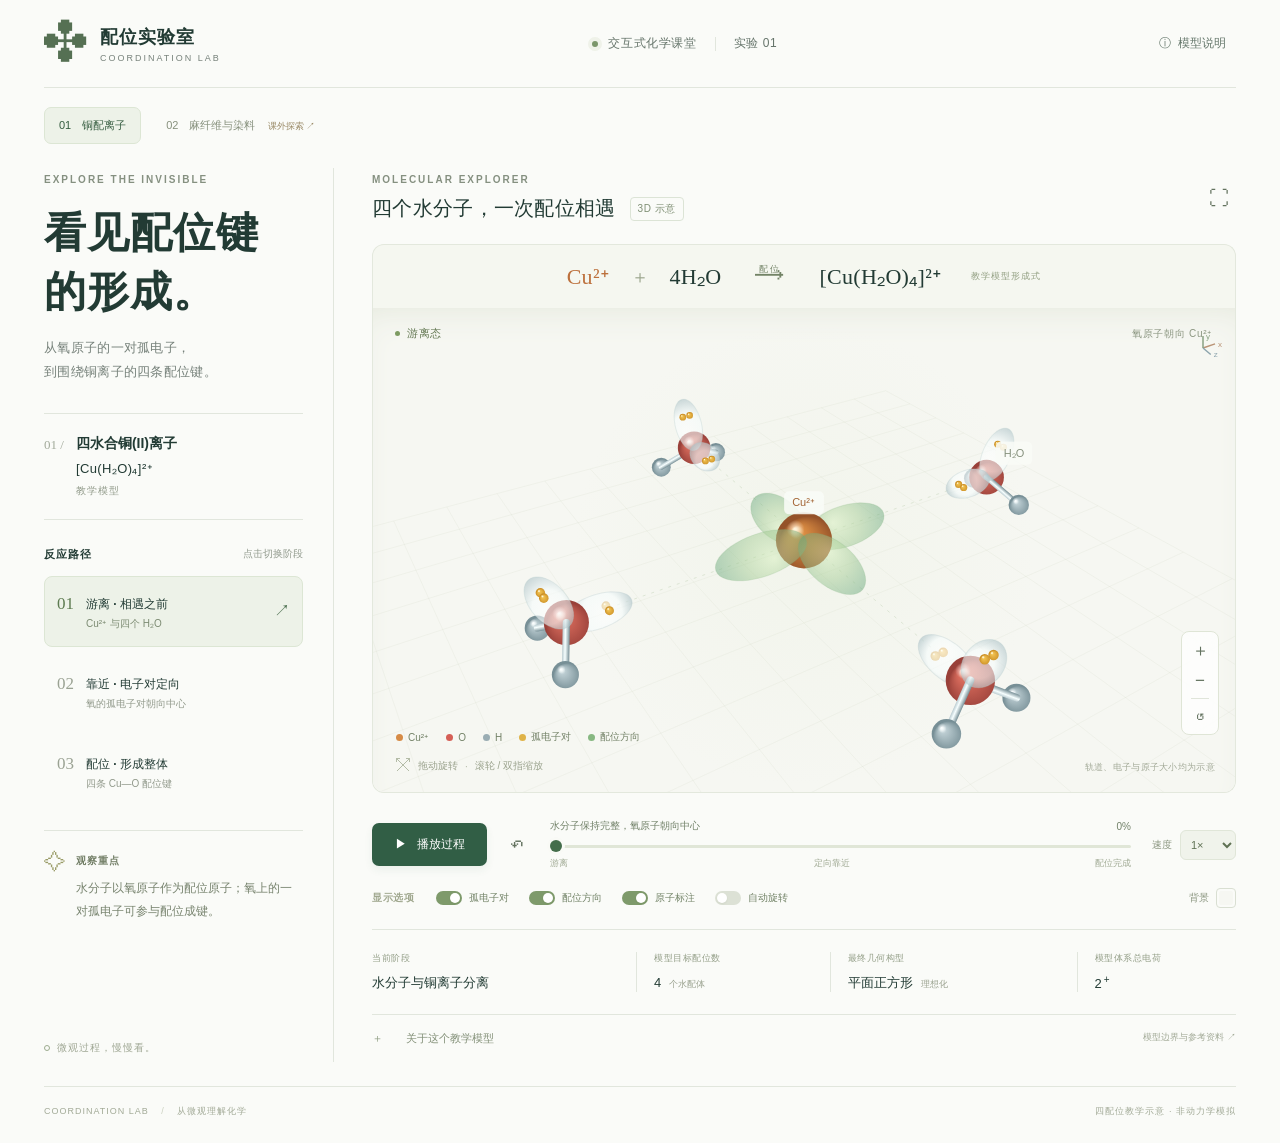
<file: index.html>
<!doctype html>
<html lang="zh-CN">
<head>
  <meta charset="utf-8">
  <meta name="viewport" content="width=device-width,initial-scale=1">
  <meta name="theme-color" content="#f6f7f2">
  <meta name="description" content="旋转、播放和逐帧观察四水合铜(II)教学模型，探索水分子孤电子对参与配位的过程。">
  <title>配位实验室 · 四水合铜形成过程</title>
  <link rel="stylesheet" href="style.css">
  <link rel="stylesheet" href="navigation.css">
</head>
<body>
  <header class="header">
    <a href="./" class="brand" aria-label="配位实验室首页"><span class="brand-mark" aria-hidden="true">✣</span><span>配位实验室<small>COORDINATION LAB</small></span></a>
    <div class="header-center"><span class="live-dot"></span>交互式化学课堂<span class="header-divider"></span>实验 01</div>
    <button class="text-button" id="aboutButton"><span aria-hidden="true">ⓘ</span> 模型说明</button>
  </header>
  <nav class="lab-navigation" aria-label="选择实验"><a href="index.html" aria-current="page">01　铜配离子</a><a href="fiber.html">02　麻纤维与染料 <span>课外探索 ↗</span></a></nav>
  <main class="workspace">
    <aside class="sidebar">
      <div class="eyebrow">EXPLORE THE INVISIBLE</div>
      <h1>看见配位键<br>的形成。</h1>
      <p class="intro">从氧原子的一对孤电子，<br>到围绕铜离子的四条配位键。</p>
      <div class="specimen"><span class="specimen-number">01 /</span><div><h2>四水合铜(II)离子</h2><p>[Cu(H₂O)₄]²⁺ <span>教学模型</span></p></div></div>
      <div class="section-label">反应路径 <span>点击切换阶段</span></div>
      <nav class="steps" aria-label="形成阶段">
        <button class="step active" data-progress="0" aria-pressed="true"><span class="step-number">01</span><span><strong>游离 · 相遇之前</strong><small>Cu²⁺ 与四个 H₂O</small></span><span class="step-check" aria-hidden="true">↗</span></button>
        <button class="step" data-progress="0.48" aria-pressed="false"><span class="step-number">02</span><span><strong>靠近 · 电子对定向</strong><small>氧的孤电子对朝向中心</small></span><span class="step-check" aria-hidden="true">↗</span></button>
        <button class="step" data-progress="1" aria-pressed="false"><span class="step-number">03</span><span><strong>配位 · 形成整体</strong><small>四条 Cu—O 配位键</small></span><span class="step-check" aria-hidden="true">↗</span></button>
      </nav>
      <div class="insight"><span class="insight-icon" aria-hidden="true">✧</span><div><span class="section-label">观察重点</span><p id="observation">水分子以氧原子作为配位原子；氧上的一对孤电子可参与配位成键。</p></div></div>
      <div class="sidebar-foot"><span class="outline-dot"></span>微观过程，慢慢看。</div>
    </aside>
    <section class="experiment" aria-label="配位形成交互演示">
      <div class="experiment-top"><div><div class="eyebrow">MOLECULAR EXPLORER</div><h2>四个水分子，一次配位相遇<span class="model-pill">3D 示意</span></h2></div><button class="icon-button" id="fullscreenButton" aria-label="切换演示全屏" title="演示全屏">⛶</button></div>
      <div class="equation" aria-label="教学模型形成式：二价铜离子加四个水分子形成四水合铜二价配离子"><span class="copper-text">Cu²⁺</span><span class="math-symbol">＋</span><span>4H₂O</span><span class="equation-arrow">⟶<small>配位</small></span><span>[Cu(H₂O)₄]²⁺</span><span class="equation-caption">教学模型形成式</span></div>
      <div class="scene-wrap" id="sceneWrap">
        <div class="scene-meta"><span class="scene-stage"><i></i><span id="stageBadge">游离态</span></span><span id="geometryBadge">氧原子朝向 Cu²⁺</span></div>
        <canvas id="moleculeCanvas" tabindex="0" role="img" aria-label="可旋转的三维分子模型。拖动旋转，滚轮缩放；方向键旋转，加减键缩放。中央为铜离子，四周为四个水分子。">中央铜离子与四个水分子组成的配位过程。请使用下方播放按钮或进度条观察。</canvas>
        <div class="scene-legend" aria-label="颜色图例"><span><i class="dot cu"></i>Cu²⁺</span><span><i class="dot oxygen"></i>O</span><span><i class="dot hydrogen"></i>H</span><span><i class="dot electron"></i>孤电子对</span><span><i class="dot orbital"></i>配位方向</span></div>
        <div class="view-toolbar"><button class="icon-button" id="zoomIn" aria-label="放大模型" title="放大">＋</button><button class="icon-button" id="zoomOut" aria-label="缩小模型" title="缩小">−</button><span></span><button class="icon-button" id="resetView" aria-label="重置视角" title="重置视角">↺</button></div>
        <div class="scene-hint"><span aria-hidden="true">⤧</span> 拖动旋转 <span>·</span> 滚轮 / 双指缩放</div>
        <div class="canvas-note">轨道、电子与原子大小均为示意</div>
      </div>
      <div class="transport">
        <button class="play-button" id="playButton" aria-label="播放形成过程"><span id="playIcon" aria-hidden="true">▶</span><span id="playText">播放过程</span></button>
        <button class="icon-button restart-button" id="restartButton" aria-label="回到起点" title="回到起点">↶</button>
        <div class="timeline"><div class="timeline-label"><span id="timelineLabel">准备观察</span><output id="progressText" for="progress">0%</output></div><input id="progress" type="range" min="0" max="1000" step="1" value="0" aria-label="反应进度"><div class="timeline-ticks"><span>游离</span><span>定向靠近</span><span>配位完成</span></div></div>
        <label class="speed-control" for="speed">速度<select id="speed" aria-label="播放速度"><option value="0.5">0.5×</option><option value="1" selected>1×</option><option value="1.5">1.5×</option><option value="2">2×</option></select></label>
      </div>
      <div class="display-controls"><span class="section-label">显示选项</span><label class="toggle-label"><input type="checkbox" id="showElectrons" checked><span class="switch"></span>孤电子对</label><label class="toggle-label"><input type="checkbox" id="showOrbitals" checked><span class="switch"></span>配位方向</label><label class="toggle-label"><input type="checkbox" id="showLabels" checked><span class="switch"></span>原子标注</label><label class="toggle-label"><input type="checkbox" id="autoRotate"><span class="switch"></span>自动旋转</label><label class="background-control" title="选择画布背景">背景<input id="backgroundColor" type="color" value="#f6f7f2" aria-label="画布背景颜色"></label></div>
      <div class="readout"><div><span class="readout-label">当前阶段</span><strong id="stageTitle">水分子与铜离子分离</strong></div><div><span class="readout-label">模型目标配位数</span><strong>4<span class="readout-unit">个水配体</span></strong></div><div><span class="readout-label">最终几何构型</span><strong>平面正方形<span class="readout-unit">理想化</span></strong></div><div class="charge-readout"><span class="readout-label">模型体系总电荷</span><strong>2<span class="superscript">+</span></strong></div></div>
      <details class="model-details" id="modelDetails"><summary>关于这个教学模型<span>模型边界与参考资料 ↗</span></summary><div class="details-body"><p>本页按参考图，用四个处于同一平面、指向 Cu²⁺ 的水配体演示 [Cu(H₂O)₄]²⁺ 的配位成键。每个氧原子示意两对孤电子，其中一对参与 Cu—O 成键；形成配位键的两个电子由水分子提供。水配体为中性，模型体系总电荷保持 2+。</p><p>这是可控制进度的教学动画，不是量子化学计算或真实反应动力学。四个水分子同步靠近仅用于展示；电子云形状、电子小球、原子比例和成键进度都不表示实测结果。绿色区域表示配位方向，不指定为真实的 dsp² 空轨道。</p><p>水溶液中的铜(II)水合结构更复杂，常用具有 Jahn–Teller 畸变的六配位结构描述，含四个较近的赤道水配体及两个较远的轴向配体；具体水合结构还与环境及测量模型有关。本页四配位模型不代表完整的水溶液水合结构。</p><div class="references"><a href="https://pubs.rsc.org/en/content/articlelanding/2002/dt/b200698g/unauth" target="_blank" rel="noopener noreferrer">结构研究 · Dalton Transactions (2002) ↗</a><a href="https://pubs.rsc.org/en/content/articlehtml/2013/ra/c3ra42400f" target="_blank" rel="noopener noreferrer">水合结构研究 · RSC Advances (2013) ↗</a></div></div></details>
    </section>
  </main>
  <footer class="footer"><span>COORDINATION LAB <i>/</i> 从微观理解化学</span><span>四配位教学示意 · 非动力学模拟</span></footer>
  <div id="announcement" class="sr-only" role="status" aria-live="polite"></div>
  <script src="app.js"></script>
</body>
</html>
</file>
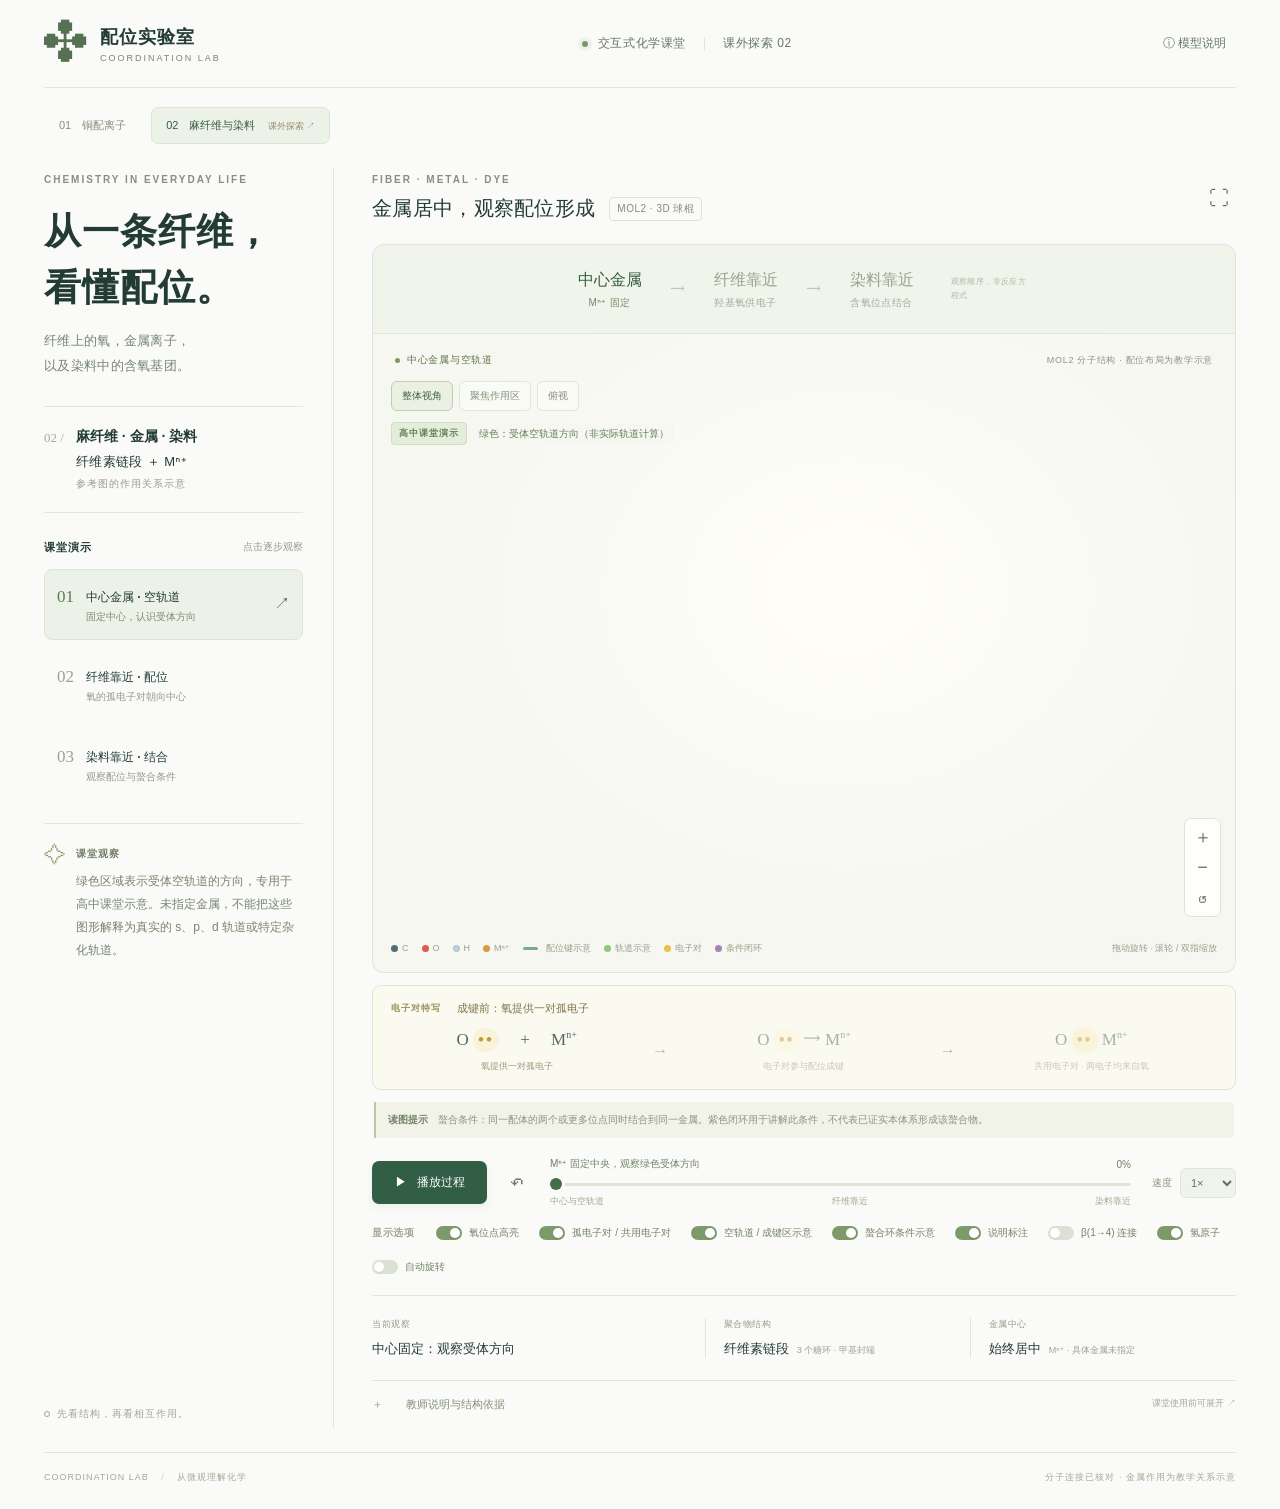
<file: fiber.html>
<!doctype html>
<html lang="zh-CN">
<head>
  <meta charset="utf-8"><meta name="viewport" content="width=device-width,initial-scale=1">
  <meta name="theme-color" content="#f6f7f2">
  <meta name="description" content="高中课堂演示：从纤维素聚合物链，到金属离子，再到含间苯二酚结构片段的染料。分步观察氧位点与配位作用关系。">
  <title>配位实验室 · 麻纤维与染料</title>
  <link rel="stylesheet" href="style.css"><link rel="stylesheet" href="navigation.css"><link rel="stylesheet" href="fiber.css"><link rel="stylesheet" href="fiber-3d.css">
</head>
<body class="fiber-page">
  <header class="header">
    <a href="index.html" class="brand" aria-label="配位实验室首页"><span class="brand-mark" aria-hidden="true">✣</span><span>配位实验室<small>COORDINATION LAB</small></span></a>
    <div class="header-center"><span class="live-dot"></span>交互式化学课堂<span class="header-divider"></span>课外探索 02</div>
    <button class="text-button" id="aboutButton">ⓘ 模型说明</button>
  </header>
  <nav class="lab-navigation" aria-label="选择实验"><a href="index.html">01　铜配离子</a><a href="fiber.html" aria-current="page">02　麻纤维与染料 <span>课外探索 ↗</span></a></nav>
  <main class="workspace fiber-workspace">
    <aside class="sidebar">
      <div class="eyebrow">CHEMISTRY IN EVERYDAY LIFE</div>
      <h1>从一条纤维，<br>看懂配位。</h1>
      <p class="intro">纤维上的氧，金属离子，<br>以及染料中的含氧基团。</p>
      <div class="specimen"><span class="specimen-number">02 /</span><div><h2>麻纤维 · 金属 · 染料</h2><p>纤维素链段 ＋ Mⁿ⁺<span>参考图的作用关系示意</span></p></div></div>
      <div class="section-label">课堂演示 <span>点击逐步观察</span></div>
      <nav class="steps" aria-label="纤维染色演示阶段">
        <button class="step active" data-progress="0" aria-pressed="true"><span class="step-number">01</span><span><strong>中心金属 · 空轨道</strong><small>固定中心，认识受体方向</small></span><span class="step-check">↗</span></button>
        <button class="step" data-progress="0.5" aria-pressed="false"><span class="step-number">02</span><span><strong>纤维靠近 · 配位</strong><small>氧的孤电子对朝向中心</small></span><span class="step-check">↗</span></button>
        <button class="step" data-progress="1" aria-pressed="false"><span class="step-number">03</span><span><strong>染料靠近 · 结合</strong><small>观察配位与螯合条件</small></span><span class="step-check">↗</span></button>
      </nav>
      <div class="insight"><span class="insight-icon">✧</span><div><span class="section-label">课堂观察</span><p id="observation">麻纤维的主要成分是纤维素。本图用一段不断延伸的纤维素链表示，重点观察链上的羟基氧。</p></div></div>
      <div class="sidebar-foot"><span class="outline-dot"></span>先看结构，再看相互作用。</div>
    </aside>
    <section class="experiment fiber-experiment" aria-label="麻纤维金属染料分步演示">
      <div class="experiment-top"><div><div class="eyebrow">FIBER · METAL · DYE</div><h2>金属居中，观察配位形成<span class="model-pill">MOL2 · 3D 球棍</span></h2></div><button class="icon-button" id="fullscreenButton" aria-label="切换演示全屏" title="课堂全屏">⛶</button></div>
      <div class="fiber-sequence" aria-label="教学顺序：金属固定中央，纤维靠近，染料靠近"><span class="sequence-item current" data-sequence="0">中心金属<small>Mⁿ⁺ 固定</small></span><span>⟶</span><span class="sequence-item" data-sequence="1">纤维靠近<small>羟基氧供电子</small></span><span>⟶</span><span class="sequence-item" data-sequence="2">染料靠近<small>含氧位点结合</small></span><span class="sequence-caption">观察顺序，非反应方程式</span></div>
      <div class="fiber-scene" id="sceneWrap">
        <div class="scene-meta"><span class="scene-stage"><i></i><span id="stageBadge">中心金属与空轨道</span></span><span>MOL2 分子结构 · 配位布局为教学示意</span></div>
        <canvas id="fiberScene" tabindex="0" role="img" aria-label="由用户 MOL2 模型构建的三维球棍演示。拖动旋转，滚轮或双指缩放。方向键旋转，加减键缩放，0 重置视角，空格播放或暂停。">纤维素链段、金属离子与间苯二酚型染料片段的三维球棍模型。</canvas>
        <div class="orbital-caption"><strong>高中课堂演示</strong><span id="orbitalCaptionText">绿色：受体空轨道方向（非实际轨道计算）</span></div><div class="fiber-view-presets"><button id="wholeView" class="view-preset active">整体视角</button><button id="focusView" class="view-preset">聚焦作用区</button><button id="topView" class="view-preset">俯视</button></div><div class="fiber-view-toolbar"><button class="icon-button" id="zoomIn" aria-label="放大模型" title="放大">＋</button><button class="icon-button" id="zoomOut" aria-label="缩小模型" title="缩小">−</button><button class="icon-button" id="resetView" aria-label="重置模型视角" title="重置">↺</button></div>
        <div class="fiber-scene-bottom"><span class="molecule-legend"><i class="atom-dot carbon"></i>C　<i class="atom-dot oxygen"></i>O　<i class="atom-dot hydrogen"></i>H　<i class="atom-dot metal"></i>Mⁿ⁺　<i class="legend-coordinate"></i>配位键示意　<i class="atom-dot orbital"></i>轨道示意　<i class="atom-dot electron"></i>电子对　<i class="atom-dot chelate"></i>条件闭环</span><span>拖动旋转 · 滚轮 / 双指缩放</span></div>
      </div>
      <div class="electron-explanation" aria-label="电子对特写"><div class="electron-explanation-title"><span class="section-label">电子对特写</span><strong id="electronStatus" role="status">成键前：氧提供一对孤电子</strong></div><div class="pair-phases"><div class="pair-phase active" data-pair-phase="0"><span class="pair-formula">O <i class="pair-two">••</i>　 +　 M<sup>n+</sup></span><small>氧提供一对孤电子</small></div><span class="pair-next">→</span><div class="pair-phase" data-pair-phase="1"><span class="pair-formula">O <i class="pair-two">••</i> ⟶ M<sup>n+</sup></span><small>电子对参与配位成键</small></div><span class="pair-next">→</span><div class="pair-phase" data-pair-phase="2"><span class="pair-formula pair-shared">O <i class="pair-two">••</i> M<sup>n+</sup></span><small>共用电子对 · 两电子均来自氧</small></div></div></div>
      <p class="science-caption"><span>读图提示</span>螯合条件：同一配体的两个或更多位点同时结合到同一金属。紫色闭环用于讲解此条件，不代表已证实本体系形成该螯合物。</p>
      <div class="transport"><button class="play-button" id="playButton" aria-label="播放三步演示"><span id="playIcon">▶</span><span id="playText">播放过程</span></button><button class="icon-button restart-button" id="restartButton" aria-label="回到第一步" title="回到第一步">↶</button><div class="timeline"><div class="timeline-label"><span id="timelineLabel">先认识纤维素链上的羟基</span><output id="progressText" for="progress">0%</output></div><input id="progress" type="range" min="0" max="1000" step="1" value="0" aria-label="课堂演示进度"><div class="timeline-ticks"><span>中心与空轨道</span><span>纤维靠近</span><span>染料靠近</span></div></div><label class="speed-control" for="speed">速度<select id="speed" aria-label="演示速度"><option value="0.5">0.5×</option><option value="1" selected>1×</option><option value="1.5">1.5×</option><option value="2">2×</option></select></label></div>
      <div class="display-controls"><span class="section-label">显示选项</span><label class="toggle-label"><input type="checkbox" id="showSites" checked><span class="switch"></span>氧位点高亮</label><label class="toggle-label"><input type="checkbox" id="showElectrons" checked><span class="switch"></span>孤电子对 / 共用电子对</label><label class="toggle-label"><input type="checkbox" id="showOrbitals" checked><span class="switch"></span>空轨道 / 成键区示意</label><label class="toggle-label"><input type="checkbox" id="showChelateRings" checked><span class="switch"></span>螯合环条件示意</label><label class="toggle-label"><input type="checkbox" id="showLabels" checked><span class="switch"></span>说明标注</label><label class="toggle-label"><input type="checkbox" id="showGlycosidic"><span class="switch"></span>β(1→4) 连接</label><label class="toggle-label"><input type="checkbox" id="showHydrogens" checked><span class="switch"></span>氢原子</label><label class="toggle-label"><input type="checkbox" id="autoRotate"><span class="switch"></span>自动旋转</label></div>
      <div class="fiber-readout"><div><span class="readout-label">当前观察</span><strong id="stageTitle">麻纤维：关注羟基氧</strong></div><div><span class="readout-label">聚合物结构</span><strong>纤维素链段<span class="readout-unit">3 个糖环 · 甲基封端</span></strong></div><div><span class="readout-label">金属中心</span><strong>始终居中<span class="readout-unit">Mⁿ⁺ · 具体金属未指定</span></strong></div></div>
      <details class="model-details" id="modelDetails"><summary>教师说明与结构依据<span>课堂使用前可展开 ↗</span></summary><div class="details-body">
        <p><strong>课堂要点：</strong>中心金属固定在画面中央，纤维素链段先靠近，间苯二酚型片段随后靠近。黄色成对小球在成键前位于氧旁，成键后位于 O—M 键区，表示共用电子对；两个电子最初均由氧提供。实线表示形成后的配位键（教学布局）；这是课堂讲解顺序，不是测定的反应动力学路径。</p>
        <p><strong>麻纤维与纤维素：</strong>天然麻纤维并非单一纯物质，本页选取其主要成分纤维素表示。球棍模型使用提供的麻纤维 MOL2，展示三个相连的葡萄糖残基，端部以甲基封端。此封端小模型表示聚合物局部，C₂₀H₃₆O₁₆ 是封端模型的分子式，不是纤维素聚合物的分子式。模型保留 β(1→4) 连接；甲基封端处以浅绿色光环标出。</p>
        <p><strong>染料片段：</strong>间苯二酚模型保留截图中的1,3 位羟基结构，作为染料中含氧片段的简化模型。游离间苯二酚 C₆H₆O₂ 本身不能当作已确定的有色植物染料；页面没有指定完整天然染料，也不预测颜色。</p>
        <p><strong>电子对图示：</strong>形成配位键的两个共用电子由同一供体氧提供。电子对从氧旁移到键区，是课堂符号动画，不表示电子沿确定轨迹运动，也不表示真实电子密度等量分布于两个原子。成键后依然用同一对黄色标记，未额外生成电子。画面中的实线仅改变示意键的画法，没有把金属配位边写入 MOL2 的已验证分子连接。</p>
        <p><strong>空轨道教学模型：</strong>绿色叶瓣只表示受体空轨道方向，专用于高中课堂演示，不是实际轨道形状、数目或能级计算。未指定金属，故不标 s、p、d 或 dsp² 等杂化类型。配位发生后，相应绿色区改标为“成键重叠区”，不能继续解释为未占据的空轨道。</p>
        <p><strong>螯合条件：</strong>同一配体的两个或更多独立结合位点同时结合于同一中心原子，才构成螯合。本页选用纤维中间糖单元的两个羟基氧（MOL2 原子 23、24）作为观察位点，可用紫色闭环追踪“金属—供体氧—配体内部共价路径—另一供体氧—金属”，用于说明这一条件。两种片段的紫色环都是条件示意，不能由此确认间苯二酚或纤维在具体条件下必然双齿配位；两个不同单齿配体连接同一金属，也不能仅因此称为螯合。</p>
        <p><strong>配位边界：</strong>参考图中的虚线及本页的金属—氧示意实线都是位点之间作用关系的示意，不能据此宣称同一间苯二酚必然双齿螯合同一金属，或推出金属为四配位／平面正方形。实际结合取决于金属种类、染料结构、pH、纤维处理及其他配体，且可能伴随氢键与吸附。本页未画出水配体、反离子和质子转移，结构式的 OH 保留中性形式，不表示实际配合物中唯一的质子化状态。</p>
        <p><strong>三维来源与校正：</strong>保留两个原始 MOL2。原麻纤维模型末端糖单元的五个手性中心与 β-D-纤维素标准构型相反，已在另一份文件中校正，原子编号为 25、27、28、29、30。校正保留分子连接和所有内部键长，未做能量最小化。分子在动画中仅做刚体移动；左右朝向通过保持手性的正交旋转得到；金属位置和虚线不是优化所得的真实配合物构型。间苯二酚的芳环保持平面。黄色电子对和半透明区域仅作电子对方向示意，未计算轨道。</p>
        <div class="model-reference-grid"><figure><img src="structures/cellulose-mol2-2d.svg" alt="校正后的三糖环甲基封端纤维素链段二维结构式"><figcaption>校正模型对应的二维结构（甲基封端）</figcaption></figure><figure><img src="structures/resorcinol-mol2-2d.svg" alt="间苯二酚的1,3位羟基结构"><figcaption>间苯二酚：1,3 位羟基</figcaption></figure></div>
        <div class="references"><a href="structures/麻纤维.mol2" download>原始麻纤维 MOL2 ↓</a><a href="structures/麻纤维-构型校正.mol2" download>构型校正模型 ↓</a><a href="structures/间苯二酚.mol2" download>间苯二酚 MOL2 ↓</a><a href="https://goldbook.iupac.org/terms/view/D01523" target="_blank" rel="noopener noreferrer">配位键与共用电子对 · IUPAC ↗</a><a href="https://goldbook.iupac.org/terms/view/C01012" target="_blank" rel="noopener noreferrer">螯合定义 · IUPAC Gold Book ↗</a><a href="https://pubchem.ncbi.nlm.nih.gov/compound/5054" target="_blank" rel="noopener noreferrer">间苯二酚 · PubChem CID 5054 ↗</a><a href="https://pubchem.ncbi.nlm.nih.gov/compound/170125" target="_blank" rel="noopener noreferrer">链段结构来源 · PubChem CID 170125 ↗</a><a href="https://publications.iupac.org/pac/pdf/2006/pdf/7810x1843.pdf" target="_blank" rel="noopener noreferrer">纤维素结构 · IUPAC ↗</a><a href="https://onlinelibrary.wiley.com/doi/10.1155/2016/1380105" target="_blank" rel="noopener noreferrer">纤维媒染的研究背景 ↗</a><a href="structures/mol2-verification.json" download>下载结构核对记录 ↓</a></div>
      </div></details>
    </section>
  </main>
  <footer class="footer"><span>COORDINATION LAB <i>/</i> 从微观理解化学</span><span>分子连接已核对 · 金属作用为教学关系示意</span></footer>
  <div class="sr-only" id="announcement" role="status" aria-live="polite"></div>
  <script src="structures/model3d-data.js"></script><script src="coordination-scene.js"></script><script src="fiber-3d.js"></script>
</body></html>
</file>
<file: style.css>
@charset "UTF-8";
:root{--paper:#fafbf8;--canvas:#f6f7f2;--ink:#223b34;--muted:#77827b;--line:#e1e6dd;--green:#315e45;--pale:#eaf0e5;--copper:#ce7541;--font:"Segoe UI","PingFang SC","Microsoft YaHei",sans-serif}*{box-sizing:border-box}body{margin:0;background:var(--paper);font-family:var(--font);color:var(--ink);font-size:14px;-webkit-font-smoothing:antialiased}button,input,select{font:inherit}button,a,input,select,summary{-webkit-tap-highlight-color:transparent}button{cursor:pointer}button{color:inherit}button:focus-visible,a:focus-visible,select:focus-visible,input:focus-visible,summary:focus-visible{outline:3px solid #bc8a52;outline-offset:4px}button{border:0}button:disabled{opacity:.45;cursor:default}a{color:inherit}.header{height:88px;margin:0 44px;border-bottom:1px solid var(--line);display:flex;align-items:center;justify-content:space-between;gap:20px}.brand{display:flex;align-items:center;gap:12px;text-decoration:none;font-size:18px;font-weight:700;letter-spacing:1px}.brand-mark{display:grid;place-items:center;font-size:45px;font-weight:400;color:#557053;width:44px;line-height:1}.brand small{display:block;font-size:9px;letter-spacing:2px;color:var(--muted);margin-top:4px;font-weight:500}.header-center{display:flex;align-items:center;gap:10px;font-size:12px;color:#65746a;letter-spacing:.6px}.live-dot{width:6px;height:6px;background:#7b966a;border-radius:50%;box-shadow:0 0 0 4px #eff2e9}.header-divider{height:14px;width:1px;background:var(--line);margin:0 8px}.text-button{background:transparent;font-size:12px;color:#66786c;display:flex;gap:7px;padding:10px}.text-button:hover{color:var(--green);background:var(--pale);border-radius:6px}.workspace{max-width:1720px;margin:auto;display:grid;grid-template-columns:290px minmax(0,1fr);padding:36px 44px 24px;gap:38px}.sidebar{border-right:1px solid var(--line);padding:6px 30px 0 0;display:flex;flex-direction:column}.eyebrow{font-size:10px;letter-spacing:2px;color:#859080;font-weight:600}h1{font-family:var(--font);font-size:42px;letter-spacing:1px;line-height:1.4;margin:19px 0 14px;font-weight:650}.intro{font-size:13px;color:var(--muted);line-height:1.9;letter-spacing:.3px;margin:0 0 28px}.specimen{border-top:1px solid var(--line);border-bottom:1px solid var(--line);padding:21px 0;display:flex;gap:12px;align-items:flex-start;margin-bottom:27px}.specimen-number{font-size:13px;font-family:Georgia,serif;color:#a2aa9b;margin-top:2px}.specimen h2{font-size:14px;margin:0 0 7px;font-weight:600}.specimen p{font-size:13px;letter-spacing:.4px;margin:0}.specimen p span{display:block;color:#939c8c;font-size:10px;letter-spacing:1px;margin-top:6px}.section-label{font-size:11px;letter-spacing:1px;font-weight:600}.section-label>span{float:right;font-size:10px;font-weight:400;color:#929b8e;letter-spacing:0}.steps{display:flex;flex-direction:column;gap:9px;margin:14px 0 23px}.step{display:flex;align-items:center;text-align:left;width:100%;padding:15px 12px;gap:12px;border:1px solid transparent;border-radius:8px;background:transparent;transition:background .2s,border-color .2s}.step:hover{background:#f0f3ec}.step-number{font-family:Georgia,serif;font-size:17px;align-self:flex-start;color:#9aa293;line-height:24px}.step strong{display:block;font-size:12px;font-weight:550;line-height:24px;white-space:nowrap}.step small{font-size:10px;color:#929a8c;display:block;margin-top:1px}.step-check{margin-left:auto;font-size:16px;opacity:0;color:#4e7151}.step.active{background:#edf2e8;border-color:#dce6d4}.step.active .step-number{color:#5d7b50}.step.active .step-check{opacity:1}.step.active small{color:#7c8b72}.insight{display:flex;gap:10px;padding:20px 0;border-top:1px solid var(--line)}.insight-icon{font-size:22px;line-height:24px;color:#9a9c68}.insight .section-label{color:#727e66;font-size:10px}.insight p{font-size:12px;line-height:1.9;color:#78846f;margin:9px 0 0;min-height:68px}.sidebar-foot{margin-top:auto;padding:26px 0 7px;color:#a0a895;font-size:10px;letter-spacing:1px;display:flex;align-items:center;gap:7px}.outline-dot{width:6px;height:6px;border:1px solid #9cab8e;border-radius:50%}.experiment{min-width:0}.experiment-top{display:flex;justify-content:space-between;align-items:center;padding:6px 0 22px}.experiment-top h2{margin:10px 0 0;font-size:20px;letter-spacing:.3px;font-weight:550;display:flex;align-items:center;gap:14px}.model-pill{font-size:10px;font-weight:400;letter-spacing:.5px;border:1px solid #dce4d6;border-radius:4px;padding:4px 7px;color:#7f8f74;white-space:nowrap}.icon-button{background:transparent;width:34px;height:34px;display:grid;place-items:center;border-radius:6px;font-size:20px;flex-shrink:0;color:#63725f;transition:background .15s}.icon-button:hover{background:#e9eee2}.equation{display:flex;align-items:center;justify-content:center;gap:20px;min-height:64px;border:1px solid #e3e8dd;border-bottom:0;border-radius:12px 12px 0 0;background:#f5f7f0;font-size:22px;font-family:Georgia,"Times New Roman",var(--font);letter-spacing:.3px;padding:14px}.copper-text{color:#bc703c}.math-symbol{font-size:18px;color:#9ba58d}.equation-arrow{font-size:30px;position:relative;color:#728366;line-height:26px;min-width:58px;text-align:center}.equation-arrow small{position:absolute;left:0;right:0;top:-8px;font-size:9px;font-family:var(--font);letter-spacing:2px}.equation-caption{font-size:9px;letter-spacing:1px;color:#93a083;font-family:var(--font);padding-left:8px}.scene-wrap{height:485px;position:relative;overflow:hidden;background:var(--canvas);border:1px solid #e3e8dd;border-top:0;border-radius:0 0 12px 12px;isolation:isolate}.scene-wrap:after{content:"";position:absolute;inset:0;pointer-events:none;box-shadow:inset 0 20px 40px -25px #dee3d4;border-radius:inherit}canvas{width:100%;height:100%;display:block;touch-action:none;cursor:grab}canvas:active{cursor:grabbing}canvas:focus-visible{outline-offset:-4px}.scene-meta{display:flex;justify-content:space-between;align-items:center;position:absolute;top:18px;left:22px;right:22px;pointer-events:none;z-index:1;font-size:10px;letter-spacing:.7px;color:#8b9681}.scene-stage{display:flex;align-items:center;gap:7px;font-size:11px;color:#617650}.scene-stage i{width:5px;height:5px;background:#7d9b62;border-radius:50%}.scene-legend{display:flex;gap:17px;position:absolute;bottom:48px;left:23px;font-size:10px;color:#738267;pointer-events:none}.scene-legend>span{display:flex;align-items:center;gap:5px}.dot{width:7px;height:7px;border-radius:50%;display:inline-block}.cu{background:#d68b46}.oxygen{background:#d55f56}.hydrogen{background:#9aadb3}.electron{background:#dfb348}.orbital{background:#87b882}.scene-hint{position:absolute;bottom:17px;left:22px;display:flex;align-items:center;gap:7px;font-size:10px;color:#9ba38e;pointer-events:none}.scene-hint>span:first-child{font-size:16px}.scene-hint>span{color:#b4bca7}.canvas-note{position:absolute;bottom:18px;right:20px;font-size:9px;letter-spacing:.3px;color:#a3aa98;pointer-events:none}.view-toolbar{position:absolute;right:16px;bottom:57px;padding:4px;border:1px solid #dfe5d6;border-radius:8px;background:#ffffffb8;backdrop-filter:blur(8px);display:flex;flex-direction:column;gap:3px}.view-toolbar .icon-button{width:28px;height:28px;font-size:17px}.view-toolbar>span{border-top:1px solid #e0e5da;margin:0 5px}.transport{display:flex;align-items:center;gap:13px;padding:26px 0 18px}.play-button{display:flex;justify-content:center;align-items:center;gap:9px;background:#315e45;color:#fff;border-radius:7px;height:43px;min-width:115px;padding:0 15px;font-size:12px;box-shadow:0 4px 8px #305d4512}.play-button:hover{background:#254e38}.play-button>span:first-child{font-size:12px;width:13px}.restart-button{font-size:23px}.timeline{flex:1;min-width:50px;margin-left:3px}.timeline-label{display:flex;justify-content:space-between;align-items:center;font-size:10px;color:#718168;margin-bottom:5px}.timeline-label output{font-family:var(--font);font-variant-numeric:tabular-nums;font-size:10px}.timeline input{display:block;width:100%;height:16px;background:transparent;margin:0;cursor:pointer;accent-color:#426747;appearance:none;-webkit-appearance:none}.timeline input::-webkit-slider-runnable-track{height:3px;border-radius:3px;background:linear-gradient(to right,#4a7251 var(--progress,0%),#e0e6d7 var(--progress,0%))}.timeline input::-webkit-slider-thumb{appearance:none;-webkit-appearance:none;width:12px;height:12px;border-radius:50%;background:#446d4b;box-shadow:0 0 0 3px #f9faf6;margin-top:-4.5px}.timeline input::-moz-range-track{height:3px;background:#dde5d5}.timeline input::-moz-range-progress{height:3px;background:#4a7251}.timeline input::-moz-range-thumb{width:12px;height:12px;background:#446d4b;border:2px solid #fff;border-radius:50%}.timeline-ticks{display:flex;justify-content:space-between;font-size:9px;color:#a0aa94;margin-top:3px}.speed-control{display:flex;align-items:center;gap:8px;font-size:10px;color:#8b9680;margin-left:8px}.speed-control select{background:#f0f3eb;border:1px solid #e0e6d8;color:#607254;padding:7px 6px;border-radius:6px;font-size:11px;cursor:pointer}.display-controls{display:flex;flex-wrap:wrap;align-items:center;gap:20px;border-bottom:1px solid var(--line);padding:0 0 21px}.display-controls>.section-label{font-size:10px;color:#a0a88f;letter-spacing:.6px;margin-right:2px}.toggle-label{display:flex;align-items:center;gap:7px;font-size:10px;color:#728367;cursor:pointer;user-select:none}.toggle-label input{position:absolute;opacity:0;width:27px;height:16px;margin:0}.switch{display:inline-block;width:26px;height:14px;background:#dce1d5;border-radius:20px;position:relative;transition:.2s;flex-shrink:0}.switch:after{content:"";position:absolute;left:2px;top:2px;width:10px;height:10px;border-radius:50%;background:#fff;box-shadow:0 1px 2px #33452212;transition:transform .2s}.toggle-label input:checked+.switch{background:#7e9a6b}.toggle-label input:checked+.switch:after{transform:translateX(12px)}.toggle-label input:focus-visible+.switch{outline:2px solid #bc8a52;outline-offset:3px}.background-control{margin-left:auto;display:flex;align-items:center;gap:7px;font-size:10px;color:#8b9680}.background-control input{width:20px;height:20px;padding:0;background:none;border:1px solid #d9dfd2;border-radius:4px;overflow:hidden;cursor:pointer}.background-control input::-webkit-color-swatch-wrapper{padding:2px}.background-control input::-webkit-color-swatch{border:0;border-radius:2px}.readout{display:grid;grid-template-columns:1.5fr 1fr 1.3fr .8fr;padding:22px 0;gap:17px}.readout>div{border-right:1px solid var(--line)}.readout>div:last-child{border:0}.readout-label{display:block;font-size:9px;letter-spacing:.5px;color:#939e87;margin-bottom:9px}.readout strong{font-size:13px;font-weight:500}.readout-unit{display:inline-block;color:#99a18e;font-size:9px;margin-left:8px;font-weight:400}.superscript{font-size:10px;vertical-align:super;margin-left:2px}.model-details{border-top:1px solid var(--line);font-size:11px;color:#839078}.model-details summary{padding:16px 0;cursor:pointer;list-style:none;display:flex;justify-content:space-between;gap:15px}.model-details summary:before{content:"＋";color:#8f9e83;margin-right:8px}.model-details[open] summary:before{content:"−"}.model-details summary>span{margin-left:auto;font-size:9px;color:#a2aa97}.details-body{font-size:11px;line-height:1.9;color:#76836d;padding:0 8px 12px}.details-body p{margin:0 0 12px}.references{display:flex;gap:20px;flex-wrap:wrap}.references a{color:#55764b;text-underline-offset:3px;font-size:10px}.footer{margin:0 44px;padding:18px 0 25px;border-top:1px solid var(--line);display:flex;justify-content:space-between;gap:16px;font-size:9px;letter-spacing:1px;color:#a2aa97}.footer i{font-style:normal;margin:0 9px;color:#cad0c0}.sr-only{position:absolute;left:-10000px;top:auto;width:1px;height:1px;overflow:hidden}.experiment:fullscreen{background:var(--paper);padding:25px 7vw;overflow:auto}.experiment:fullscreen .scene-wrap{height:calc(100vh - 390px);min-height:300px}.experiment:fullscreen .readout,.experiment:fullscreen .model-details{display:none}
@media(min-width:1550px){.workspace{grid-template-columns:310px minmax(0,1fr);gap:50px}.sidebar{padding-right:40px}.scene-wrap{height:560px}h1{font-size:46px}.experiment-top h2{font-size:22px}}
@media(max-width:1150px){.header{margin:0 26px}.workspace{padding:28px 26px 20px;grid-template-columns:245px minmax(0,1fr);gap:24px}.sidebar{padding-right:22px}h1{font-size:36px}.experiment-top h2{font-size:17px;gap:9px}.scene-wrap{height:440px}.scene-legend{gap:12px}.equation{gap:15px;font-size:20px}.equation-caption{display:none}.display-controls{gap:14px}.background-control{margin-left:0}.readout{gap:12px}.readout-unit{display:block;margin:4px 0 0}.footer{margin:0 26px}.step{padding:13px 8px;gap:10px}.step strong{font-size:11px}.transport{gap:8px}.play-button{min-width:98px;padding:0 11px}.speed-control{margin-left:0;gap:5px}.canvas-note{font-size:8px;right:15px}}
@media(max-width:850px){.header-center{display:none}.workspace{grid-template-columns:minmax(0,1fr);gap:20px;max-width:760px;padding-top:22px}.sidebar{border:0;padding:0}.sidebar>.eyebrow,.intro,.specimen,.sidebar>.section-label,.insight,.sidebar-foot{display:none}h1{font-size:27px;margin:0 0 18px;line-height:1.5}h1 br{display:none}.steps{flex-direction:row;gap:9px;margin:0}.step{gap:9px;padding:12px;flex:1;background:#f1f4ed;border-color:#e8ecdf;border-radius:7px}.step-number{font-size:16px}.step strong{font-size:11px;white-space:normal;line-height:20px}.step small{font-size:9px;line-height:1.6}.step-check{display:none}.experiment-top{padding:0 0 16px}.experiment-top .eyebrow{display:none}.experiment-top h2{font-size:16px;margin:0}.scene-wrap{height:460px}.readout-unit{display:inline-block;margin:0 0 0 6px}.display-controls{gap:18px}.background-control{margin-left:auto}.footer{max-width:708px;margin:auto;padding-left:0;padding-right:0}.header{height:76px}.brand{font-size:16px}.brand-mark{font-size:38px}.scene-legend{bottom:47px}.canvas-note{bottom:18px}}
@media(max-width:540px){.header{margin:0 18px;height:70px}.brand small{font-size:8px;letter-spacing:1.6px}.brand{font-size:15px;gap:7px}.brand-mark{width:33px;font-size:36px}.text-button{font-size:11px;padding:8px 0 8px 8px}.workspace{padding:21px 16px 13px;gap:22px}h1{font-size:25px;letter-spacing:.3px;margin-bottom:14px}.step{padding:10px 7px;gap:7px;align-items:flex-start}.step-number{font-size:14px;line-height:20px}.step strong{font-size:10px;line-height:20px}.step small{display:none}.steps{gap:6px}.experiment-top h2{font-size:14px;gap:7px}.model-pill{font-size:8px;padding:3px 5px}.equation{gap:12px;font-size:19px;padding:14px 5px;min-height:59px}.equation-arrow{min-width:35px;font-size:25px}.equation-arrow small{font-size:8px;top:-7px}.scene-wrap{height:390px}.scene-meta{top:17px;left:16px;right:16px;font-size:8px}.scene-stage{font-size:9px}.scene-legend{left:16px;right:55px;bottom:49px;gap:9px;flex-wrap:wrap;font-size:9px}.scene-legend .dot{width:6px;height:6px}.scene-hint{left:16px;bottom:15px;font-size:8px;gap:5px}.canvas-note{bottom:15px;right:13px;max-width:90px;text-align:right;line-height:1.5}.view-toolbar{bottom:68px;right:12px;padding:3px}.view-toolbar .icon-button{height:25px;width:25px;font-size:16px}.transport{padding-top:20px;gap:8px;flex-wrap:wrap}.play-button{height:38px;min-width:95px;font-size:11px}.restart-button{width:25px;font-size:21px}.timeline{flex-basis:calc(100% - 140px)}.speed-control{margin-left:auto;font-size:9px;margin-top:2px}.speed-control select{padding:4px}.display-controls{gap:14px 18px;padding-bottom:18px}.display-controls>.section-label{display:none}.toggle-label{font-size:9px}.background-control{font-size:9px;margin-left:0}.readout{grid-template-columns:1.5fr 1fr;row-gap:21px;padding:21px 0}.readout>div:nth-child(2){border:0}.readout strong{font-size:12px}.readout-label{font-size:9px;margin-bottom:6px}.readout-unit{font-size:9px}.model-details summary{font-size:10px}.model-details summary>span{font-size:8px}.footer{margin:0 16px;font-size:8px;letter-spacing:.4px;gap:20px;line-height:1.8}.footer>span:last-child{text-align:right}.experiment:fullscreen{padding:20px 14px}.experiment:fullscreen .scene-wrap{height:calc(100dvh - 330px);min-height:230px}}
@media(prefers-reduced-motion:reduce){*{scroll-behavior:auto!important;transition:none!important}}
</file>
<file: navigation.css>
.lab-navigation{max-width:1720px;margin:19px auto -12px;display:flex;gap:10px;padding:0 44px}.lab-navigation a{padding:10px 14px;border-radius:7px;text-decoration:none;color:#87917d;font-size:11px;border:1px solid transparent}.lab-navigation a[aria-current="page"]{background:#edf2e8;border-color:#dce6d4;color:#365d40}.lab-navigation a:hover{background:#eff3e9}.lab-navigation a span{font-size:9px;margin-left:9px;color:#9a8a67}@media(max-width:540px){.lab-navigation{padding:0 16px;margin-top:14px;gap:5px}.lab-navigation a{font-size:10px;padding:9px}.lab-navigation a span{font-size:8px;margin-left:5px}}
</file>
<file: fiber.css>
.fiber-workspace{grid-template-columns:290px minmax(0,1fr)}.fiber-page h1{font-size:37px;line-height:1.5}.fiber-sequence{display:flex;align-items:center;justify-content:center;gap:29px;min-height:90px;background:#f1f4eb;border:1px solid #e1e7d8;border-radius:12px 12px 0 0;padding:16px}.sequence-item{font-size:16px;color:#99a38e;line-height:1.8;transition:color .2s}.sequence-item small{display:block;font-size:10px;text-align:center;letter-spacing:.4px;color:#a5ad9b}.sequence-item.current{color:#345f3e}.sequence-item.current small{color:#7b8a6c}.fiber-sequence>span:not(.sequence-item){color:#b1b9a5}.fiber-sequence>.sequence-caption{font-size:8px;max-width:80px;line-height:1.7;letter-spacing:.4px;margin-left:8px}.fiber-scene{height:auto;min-height:410px;position:relative;border:1px solid #e1e7d8;border-top:0;border-radius:0 0 12px 12px;overflow:hidden;background:radial-gradient(ellipse at 55% 40%,#fffef8 0,#f6f7f0 65%)}#fiberScene{width:100%;height:auto;max-height:690px;display:block;touch-action:none;cursor:grab}#fiberScene:active{cursor:grabbing}#fiberScene:focus-visible{outline:3px solid #bc8a52;outline-offset:-5px}.fiber-scene .scene-meta{font-size:9px;top:19px;z-index:1}.fiber-scene .scene-stage{font-size:10px}.fiber-backdrop{fill:#eaf0e5;opacity:.5}.scene-base-line{stroke:#dce5d4;stroke-width:1}.svg-label{font:500 18px "Segoe UI","Microsoft YaHei",sans-serif;fill:#4f674a}.svg-small{font:13px "Segoe UI","Microsoft YaHei",sans-serif;fill:#96a087}.svg-kicker{font:11px "Segoe UI","Microsoft YaHei",sans-serif;fill:#a0a68c;letter-spacing:1px}.metal-symbol{font:27px Georgia,"Times New Roman",serif;fill:#fffdf3}.site-circle{fill:#b2cd9545;stroke:#91ad7155;stroke-width:1}.site-circle.dye-site{fill:#e4b25c35;stroke:#d2ab5b66}.interaction-line{stroke:#9c9664;stroke-width:2.7;stroke-dasharray:7 8;stroke-linecap:round;fill:none}.interaction-line.dye-link{stroke:#b79355}.electron-dot{fill:#ddb44f;stroke:#f9eabb;stroke-width:1}.glyco-marker{fill:#dbe9e666;stroke:#7fa49c;stroke-dasharray:4 5;stroke-width:1.5}.fiber-view-toolbar{position:absolute;right:14px;bottom:54px;display:flex;flex-direction:column;gap:2px;border:1px solid #dfe5d6;background:#ffffffe0;border-radius:7px;padding:3px}.fiber-view-toolbar .icon-button{width:29px;height:29px;font-size:18px}.fiber-scene-bottom{display:flex;justify-content:space-between;gap:20px;position:relative;padding:6px 18px 16px;font-size:9px;color:#97a18b;line-height:1.8}.legend-dash{display:inline-block;width:16px;border-bottom:2px dashed #a39865;vertical-align:middle;margin-right:4px}.science-caption{font-size:10px;line-height:1.8;color:#8c937d;margin:12px 2px 0;padding:9px 12px;background:#f1f3e9;border-left:2px solid #c4c4a2;border-radius:0 4px 4px 0}.science-caption>span{color:#738367;margin-right:10px;font-weight:600}.fiber-experiment .transport{padding-top:19px}.fiber-readout{display:grid;grid-template-columns:1.35fr 1fr 1fr;gap:18px;padding:22px 0}.fiber-readout>div{border-right:1px solid var(--line)}.fiber-readout>div:last-child{border:0}.fiber-readout strong{font-size:13px;font-weight:500}.fiber-experiment:fullscreen #fiberScene{height:calc(100dvh - 385px);min-height:250px;max-height:none}.fiber-experiment:fullscreen .fiber-readout,.fiber-experiment:fullscreen .science-caption,.fiber-experiment:fullscreen .model-details{display:none}.fiber-experiment:fullscreen .fiber-scene{height:auto;min-height:0}.fiber-experiment:fullscreen .fiber-sequence{min-height:74px}.fiber-experiment:fullscreen .fiber-scene-bottom{padding-bottom:10px}
@media(max-width:1150px){.fiber-workspace{grid-template-columns:245px minmax(0,1fr)}.fiber-page h1{font-size:32px}.fiber-sequence{gap:20px;min-height:78px}.sequence-item{font-size:14px}.sequence-item small{font-size:9px}.fiber-sequence>.sequence-caption{display:none}.fiber-scene{min-height:360px}#fiberScene{min-height:360px}.fiber-scene-bottom{font-size:8px;gap:10px}.fiber-readout strong{font-size:11px}.science-caption{font-size:9px}.fiber-readout .readout-unit{display:block;margin:5px 0 0}.fiber-experiment .scene-meta{font-size:8px}}
@media(max-width:850px){.fiber-workspace{grid-template-columns:minmax(0,1fr)}.fiber-page h1{font-size:26px;margin-top:0}.fiber-scene{min-height:0}#fiberScene{min-height:0}.fiber-page .sidebar .steps{margin-top:0}.fiber-scene-bottom{font-size:8px}.fiber-experiment .model-details{margin-top:0}}
@media(max-width:540px){.fiber-page h1{font-size:23px}.fiber-page .step strong{font-size:10px}.fiber-sequence{gap:15px;padding:12px 8px;min-height:73px}.sequence-item{font-size:12px}.sequence-item small{font-size:8px}.fiber-scene .scene-meta{top:12px;left:14px;right:14px;font-size:6px;letter-spacing:0}.fiber-scene .scene-stage{font-size:8px}.fiber-scene-bottom{font-size:7px;padding:5px 10px 12px;gap:7px}.fiber-scene-bottom>span:first-child{max-width:60%}.fiber-view-toolbar{bottom:45px;right:9px;padding:2px}.fiber-view-toolbar .icon-button{width:23px;height:23px;font-size:15px}.science-caption{font-size:8px;padding:8px;line-height:1.8}.science-caption>span{margin-right:6px}.fiber-readout{grid-template-columns:1fr 1fr;gap:18px 12px}.fiber-readout>div:nth-child(2){border:0}.fiber-readout>div:last-child{grid-column:1 / -1}.fiber-experiment:fullscreen #fiberScene{height:calc(100dvh - 300px);min-height:240px}}
</file>
<file: fiber-3d.css>
.fiber-scene canvas#fiberScene{display:block;width:100%;height:600px;max-height:none;min-height:0;cursor:grab;touch-action:none}.fiber-scene canvas#fiberScene:active{cursor:grabbing}.fiber-scene .fiber-view-toolbar{bottom:55px}.fiber-view-presets{display:flex;gap:6px;position:absolute;left:18px;top:47px}.view-preset{font-size:10px;padding:7px 10px;border:1px solid #e0e7d6;border-radius:6px;background:#fafcf6c9;color:#829276;backdrop-filter:blur(5px)}.view-preset:hover{background:#eaf1e1}.view-preset.active{color:#436346;border-color:#bdcfb0;background:#eaf1e3}.molecule-legend{display:flex;align-items:center;gap:4px}.atom-dot{width:7px;height:7px;border-radius:50%;display:inline-block}.atom-dot.carbon{background:#546b78}.atom-dot.oxygen{background:#df5c50}.atom-dot.hydrogen{background:#c1d0db;border:1px solid #a5b7c3}.atom-dot.metal{background:#d99b4b}.model-reference-grid{display:grid;grid-template-columns:2fr 1fr;gap:15px;margin:18px 0}.model-reference-grid figure{margin:0;border:1px solid #e0e6d7;border-radius:8px;padding:10px;background:#f9fbf5}.model-reference-grid img{width:100%;height:200px;object-fit:contain}.model-reference-grid figcaption{text-align:center;font-size:10px;color:#8a957d}.fiber-experiment:fullscreen .fiber-scene canvas#fiberScene{height:calc(100dvh - 380px);min-height:280px}.fiber-experiment:fullscreen .fiber-view-presets{top:48px}
@media(max-width:1150px){.fiber-scene canvas#fiberScene{height:530px}.fiber-experiment .display-controls{gap:14px}.model-reference-grid img{height:160px}}
@media(max-width:850px){.fiber-scene canvas#fiberScene{height:520px}}
@media(max-width:540px){.fiber-scene canvas#fiberScene{height:440px}.fiber-view-presets{left:12px;top:37px;gap:4px}.view-preset{font-size:8px;padding:6px 7px}.fiber-experiment:fullscreen .fiber-scene canvas#fiberScene{height:calc(100dvh - 310px);min-height:250px}.fiber-experiment:fullscreen .fiber-view-presets{top:37px}.model-reference-grid{grid-template-columns:1fr}.model-reference-grid img{height:180px}.fiber-experiment .fiber-scene-bottom>span:first-child{max-width:none}.molecule-legend{font-size:7px;gap:2px}.atom-dot{width:5px;height:5px}}
.orbital-caption{position:absolute;left:18px;top:88px;display:flex;flex-wrap:wrap;align-items:center;gap:7px;pointer-events:none;font-size:10px;color:#66805a;max-width:calc(100% - 36px)}.orbital-caption strong{font-size:9px;letter-spacing:1px;background:#e4edda;border:1px solid #d1dfc2;padding:4px 7px;border-radius:4px}.orbital-caption span{background:#f6f7f2dd;padding:3px 5px;border-radius:3px}.atom-dot.orbital{background:#90c77a}.atom-dot.electron{background:#e9c14b}.atom-dot.chelate{background:#a187b5}.fiber-experiment .molecule-legend{flex-wrap:wrap;row-gap:5px}.fiber-scene-bottom{gap:8px}.fiber-experiment .science-caption{line-height:1.8}.fiber-experiment:fullscreen .orbital-caption{top:88px}@media(max-width:540px){.orbital-caption{left:12px;top:75px;font-size:8px;gap:4px;max-width:calc(100% - 24px)}.orbital-caption strong{font-size:8px;padding:3px 5px}.fiber-scene-bottom>span:last-child{max-width:85px;text-align:right}.fiber-experiment:fullscreen .orbital-caption{top:75px}}
.legend-coordinate{display:inline-block;width:15px;height:3px;border-radius:2px;background:#79aa99;margin-right:4px}.electron-explanation{border:1px solid #e5e5cd;background:#fafaf1;border-radius:9px;padding:15px 18px;margin-top:12px}.electron-explanation-title{display:flex;align-items:center;gap:16px}.electron-explanation-title .section-label{font-size:9px;color:#9c915e}.electron-explanation-title strong{font-size:11px;font-weight:500;color:#7e7549}.pair-phases{display:flex;align-items:center;justify-content:space-between;gap:10px;margin-top:12px}.pair-phase{flex:1;text-align:center;opacity:.5;transition:opacity .2s}.pair-phase.active{opacity:1}.pair-formula{font:17px Georgia,"Microsoft YaHei",serif;white-space:nowrap;color:#546b64}.pair-formula sup{font-size:10px}.pair-two{font-style:normal;font-weight:700;letter-spacing:2px;color:#c59c31;display:inline-block;padding:2px 5px;border-radius:12px;background:#f4e4a14d}.pair-shared .pair-two{background:#f3d45d50;box-shadow:0 0 0 4px #f4e6b02e}.pair-phase small{display:block;font-size:9px;color:#9c9879;margin-top:6px;line-height:1.8}.pair-next{color:#b6b797;font-size:16px}.fiber-experiment:fullscreen .electron-explanation{padding:8px 12px;margin-top:6px}.fiber-experiment:fullscreen .electron-explanation-title{display:none}.fiber-experiment:fullscreen .pair-phases{margin:0}.fiber-experiment:fullscreen .fiber-scene canvas#fiberScene{height:calc(100dvh - 460px);min-height:240px}@media(max-width:540px){.electron-explanation{padding:12px 9px}.electron-explanation-title{display:block}.electron-explanation-title strong{display:block;font-size:10px;margin-top:4px}.pair-phases{gap:4px}.pair-formula{font-size:12px}.pair-formula sup{font-size:8px}.pair-two{padding:2px 3px;letter-spacing:0}.pair-phase small{font-size:8px}.pair-next{font-size:11px}.fiber-experiment:fullscreen .fiber-scene canvas#fiberScene{height:calc(100dvh - 390px);min-height:220px}}

.fiber-experiment:fullscreen{display:flex;flex-direction:column;padding:16px 24px;overflow:hidden}.fiber-experiment:fullscreen .experiment-top{flex:none;padding:0 0 10px}.fiber-experiment:fullscreen .experiment-top .eyebrow,.fiber-experiment:fullscreen .fiber-sequence{display:none}.fiber-experiment:fullscreen .experiment-top h2{margin:0;font-size:18px}.fiber-experiment:fullscreen .fiber-scene{flex:1;min-height:0;display:flex;flex-direction:column;border:1px solid #e1e7d8;border-radius:12px}.fiber-experiment:fullscreen .fiber-scene canvas#fiberScene{flex:1;height:0;min-height:0}.fiber-experiment:fullscreen .fiber-scene-bottom,.fiber-experiment:fullscreen .electron-explanation,.fiber-experiment:fullscreen .transport,.fiber-experiment:fullscreen .display-controls{flex:none}.fiber-experiment:fullscreen .transport{padding-top:12px}.fiber-experiment:fullscreen .display-controls{padding:10px 0;gap:12px}.fiber-experiment:fullscreen .pair-formula{font-size:15px}.fiber-experiment:fullscreen .pair-phase small{font-size:8px}@media(max-width:540px){.fiber-experiment:fullscreen{padding:10px}.fiber-experiment:fullscreen .experiment-top h2{font-size:13px}.fiber-experiment:fullscreen .display-controls{gap:8px}.fiber-experiment:fullscreen .pair-formula{font-size:12px}}
</file>
